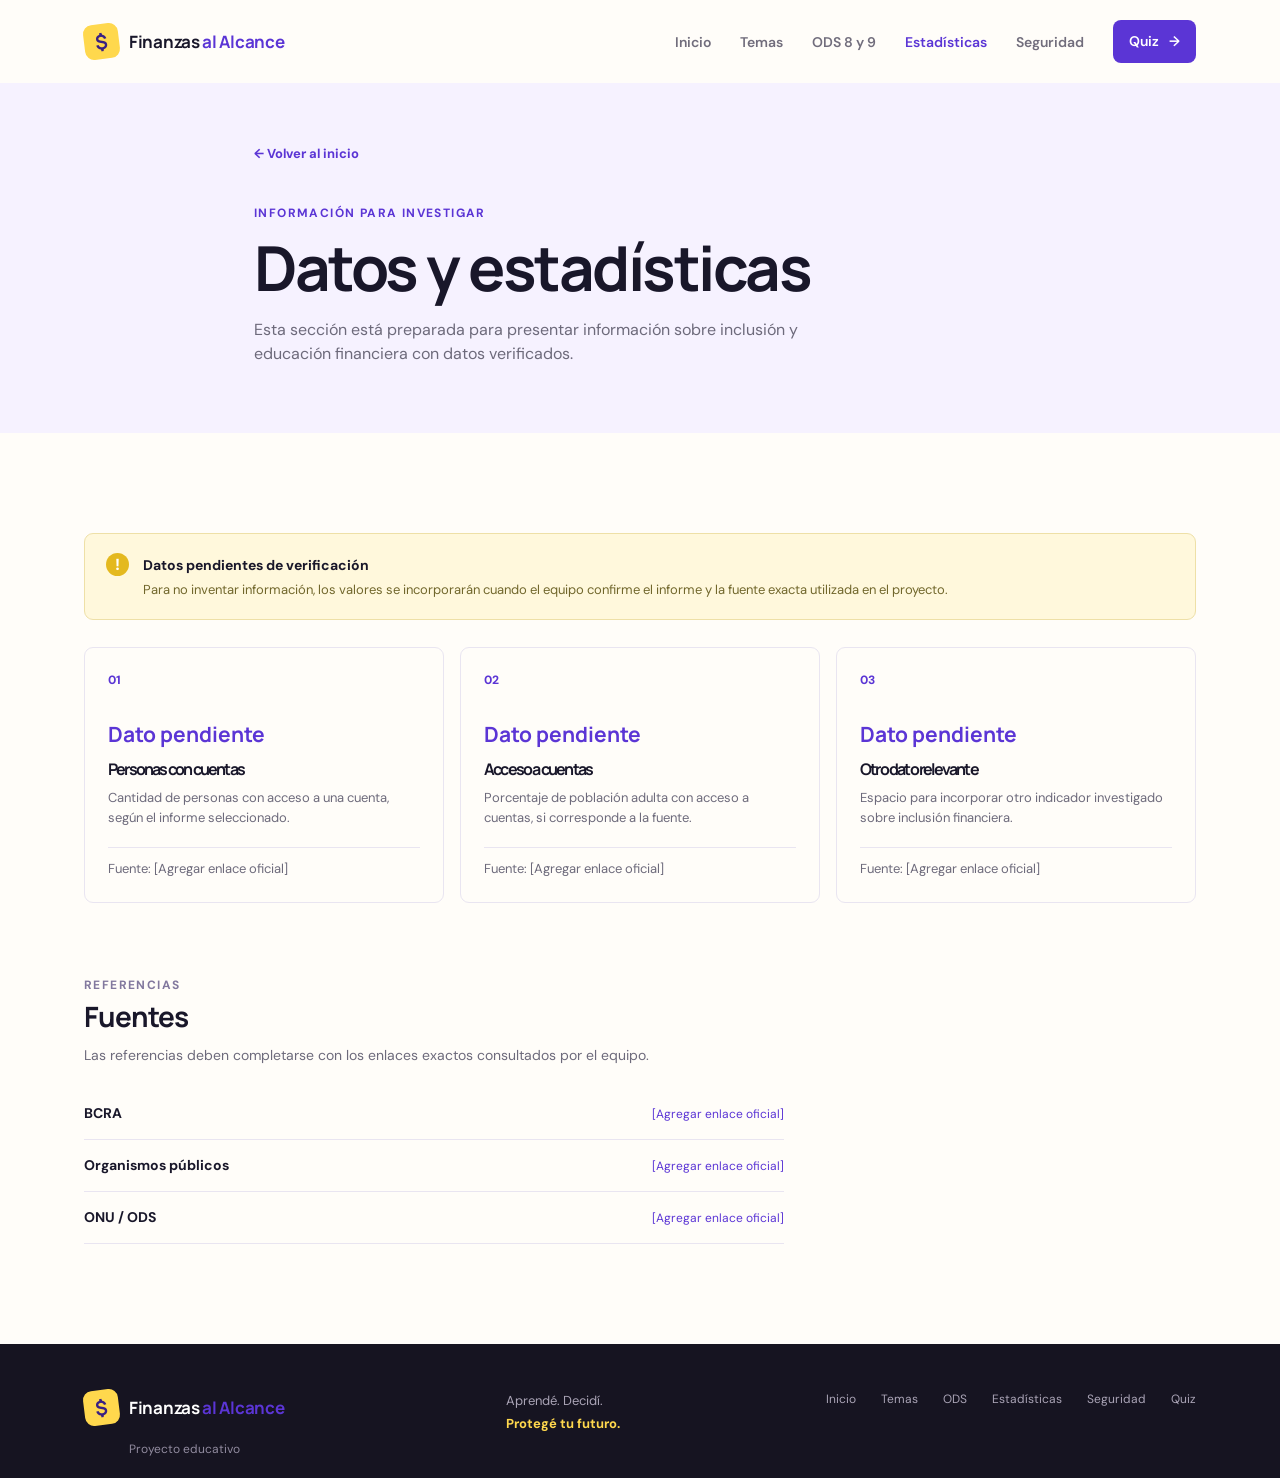
<file: estadisticas.html>
<!DOCTYPE html>
<html lang="es">
<head><meta charset="UTF-8"><meta name="viewport" content="width=device-width, initial-scale=1.0"><meta name="description" content="Datos y estadísticas sobre inclusión financiera para completar con fuentes verificadas."><title>Datos y estadísticas | Finanzas al Alcance</title><link rel="stylesheet" href="estilos.css"></head>
<body><header class="site-header"><nav class="navbar container" aria-label="Navegación principal"><a class="brand" href="index.html#inicio"><span class="brand-mark" aria-hidden="true">$</span><span>Finanzas <strong>al Alcance</strong></span></a><button class="menu-toggle" type="button" aria-expanded="false" aria-controls="menu-principal"><span class="sr-only">Abrir menú</span><span></span><span></span><span></span></button><ul class="nav-links" id="menu-principal"><li><a href="index.html#inicio">Inicio</a></li><li><a href="servicios.html">Temas</a></li><li><a href="ods.html">ODS 8 y 9</a></li><li><a class="active" href="estadisticas.html">Estadísticas</a></li><li><a href="seguridad.html">Seguridad</a></li><li><a class="nav-quiz" href="quiz.html">Quiz <span aria-hidden="true">→</span></a></li></ul></nav></header><main><section class="page-hero"><div class="container narrow"><a class="back-link" href="index.html#inicio">← Volver al inicio</a><p class="eyebrow">Información para investigar</p><h1>Datos y estadísticas</h1><p>Esta sección está preparada para presentar información sobre inclusión y educación financiera con datos verificados.</p></div></section><section class="section inner-section"><div class="container"><div class="data-note"><span aria-hidden="true">!</span><div><strong>Datos pendientes de verificación</strong><p>Para no inventar información, los valores se incorporarán cuando el equipo confirme el informe y la fuente exacta utilizada en el proyecto.</p></div></div><div class="stats-grid"><article class="stat-card"><span class="stat-icon">01</span><strong class="stat-value">Dato pendiente</strong><h2>Personas con cuentas</h2><p>Cantidad de personas con acceso a una cuenta, según el informe seleccionado.</p><small>Fuente: [Agregar enlace oficial]</small></article><article class="stat-card"><span class="stat-icon">02</span><strong class="stat-value">Dato pendiente</strong><h2>Acceso a cuentas</h2><p>Porcentaje de población adulta con acceso a cuentas, si corresponde a la fuente.</p><small>Fuente: [Agregar enlace oficial]</small></article><article class="stat-card"><span class="stat-icon">03</span><strong class="stat-value">Dato pendiente</strong><h2>Otro dato relevante</h2><p>Espacio para incorporar otro indicador investigado sobre inclusión financiera.</p><small>Fuente: [Agregar enlace oficial]</small></article></div><section class="sources-block"><p class="eyebrow eyebrow-dark">Referencias</p><h2>Fuentes</h2><p>Las referencias deben completarse con los enlaces exactos consultados por el equipo.</p><ul class="source-list"><li><strong>BCRA</strong><span>[Agregar enlace oficial]</span></li><li><strong>Organismos públicos</strong><span>[Agregar enlace oficial]</span></li><li><strong>ONU / ODS</strong><span>[Agregar enlace oficial]</span></li></ul></section></div></section></main><footer class="site-footer"><div class="container footer-grid"><div><a class="brand footer-brand" href="index.html#inicio"><span class="brand-mark" aria-hidden="true">$</span><span>Finanzas <strong>al Alcance</strong></span></a><p>Proyecto educativo</p></div><p class="footer-motto">Aprendé. Decidí.<br><strong>Protegé tu futuro.</strong></p><div class="footer-links"><a href="index.html#inicio">Inicio</a><a href="servicios.html">Temas</a><a href="ods.html">ODS</a><a href="estadisticas.html">Estadísticas</a><a href="seguridad.html">Seguridad</a><a href="quiz.html">Quiz</a></div></div></footer><script src="script.js"></script></body></html>
</file>
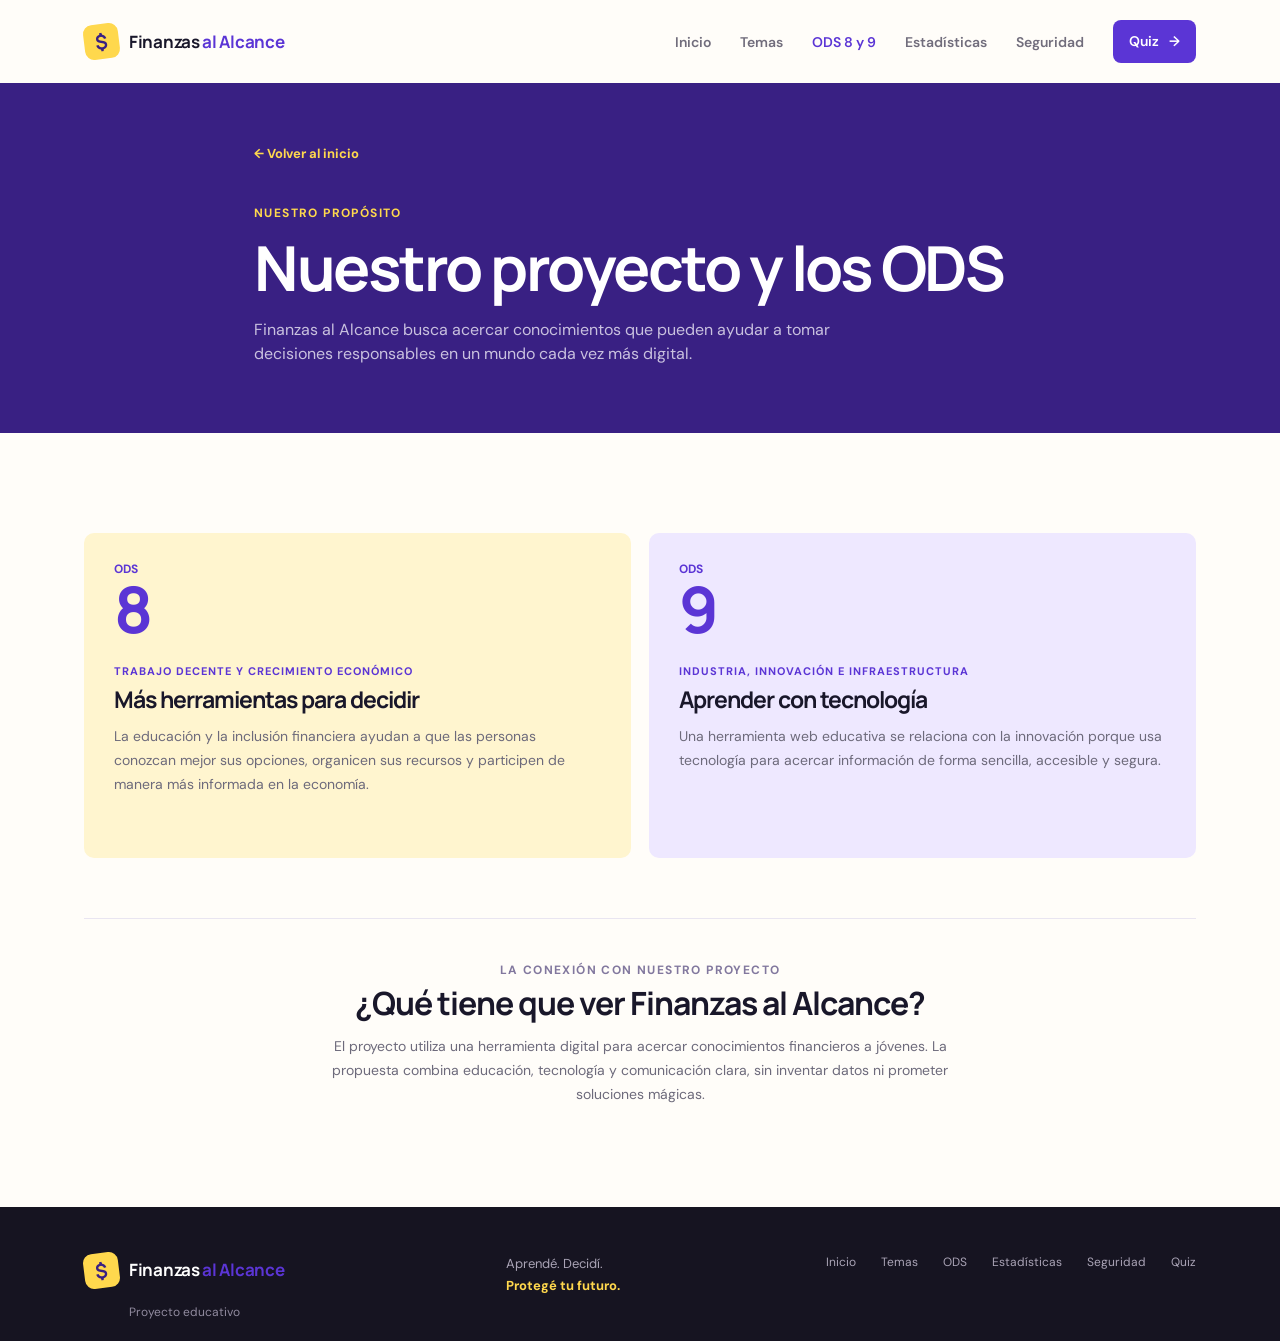
<file: ods.html>
<!DOCTYPE html>
<html lang="es">
<head><meta charset="UTF-8"><meta name="viewport" content="width=device-width, initial-scale=1.0"><meta name="description" content="La relación de Finanzas al Alcance con los Objetivos de Desarrollo Sostenible."><title>ODS 8 y 9 | Finanzas al Alcance</title><link rel="stylesheet" href="estilos.css"></head>
<body><header class="site-header"><nav class="navbar container" aria-label="Navegación principal"><a class="brand" href="index.html#inicio"><span class="brand-mark" aria-hidden="true">$</span><span>Finanzas <strong>al Alcance</strong></span></a><button class="menu-toggle" type="button" aria-expanded="false" aria-controls="menu-principal"><span class="sr-only">Abrir menú</span><span></span><span></span><span></span></button><ul class="nav-links" id="menu-principal"><li><a href="index.html#inicio">Inicio</a></li><li><a href="servicios.html">Temas</a></li><li><a class="active" href="ods.html">ODS 8 y 9</a></li><li><a href="estadisticas.html">Estadísticas</a></li><li><a href="seguridad.html">Seguridad</a></li><li><a class="nav-quiz" href="quiz.html">Quiz <span aria-hidden="true">→</span></a></li></ul></nav></header><main><section class="page-hero page-hero-purple"><div class="container narrow"><a class="back-link" href="index.html#ods">← Volver al inicio</a><p class="eyebrow">Nuestro propósito</p><h1>Nuestro proyecto y los ODS</h1><p>Finanzas al Alcance busca acercar conocimientos que pueden ayudar a tomar decisiones responsables en un mundo cada vez más digital.</p></div></section><section class="section inner-section"><div class="container"><div class="ods-page-grid"><article class="ods-large-card ods-eight"><span class="ods-badge">ODS <strong>8</strong></span><p class="card-kicker">Trabajo decente y crecimiento económico</p><h2>Más herramientas para decidir</h2><p>La educación y la inclusión financiera ayudan a que las personas conozcan mejor sus opciones, organicen sus recursos y participen de manera más informada en la economía.</p></article><article class="ods-large-card ods-nine"><span class="ods-badge">ODS <strong>9</strong></span><p class="card-kicker">Industria, innovación e infraestructura</p><h2>Aprender con tecnología</h2><p>Una herramienta web educativa se relaciona con la innovación porque usa tecnología para acercar información de forma sencilla, accesible y segura.</p></article></div><div class="project-connection"><p class="eyebrow eyebrow-dark">La conexión con nuestro proyecto</p><h2>¿Qué tiene que ver Finanzas al Alcance?</h2><p>El proyecto utiliza una herramienta digital para acercar conocimientos financieros a jóvenes. La propuesta combina educación, tecnología y comunicación clara, sin inventar datos ni prometer soluciones mágicas.</p></div></div></section></main><footer class="site-footer"><div class="container footer-grid"><div><a class="brand footer-brand" href="index.html#inicio"><span class="brand-mark" aria-hidden="true">$</span><span>Finanzas <strong>al Alcance</strong></span></a><p>Proyecto educativo</p></div><p class="footer-motto">Aprendé. Decidí.<br><strong>Protegé tu futuro.</strong></p><div class="footer-links"><a href="index.html#inicio">Inicio</a><a href="servicios.html">Temas</a><a href="ods.html">ODS</a><a href="estadisticas.html">Estadísticas</a><a href="seguridad.html">Seguridad</a><a href="quiz.html">Quiz</a></div></div></footer><script src="script.js"></script></body></html>
</file>
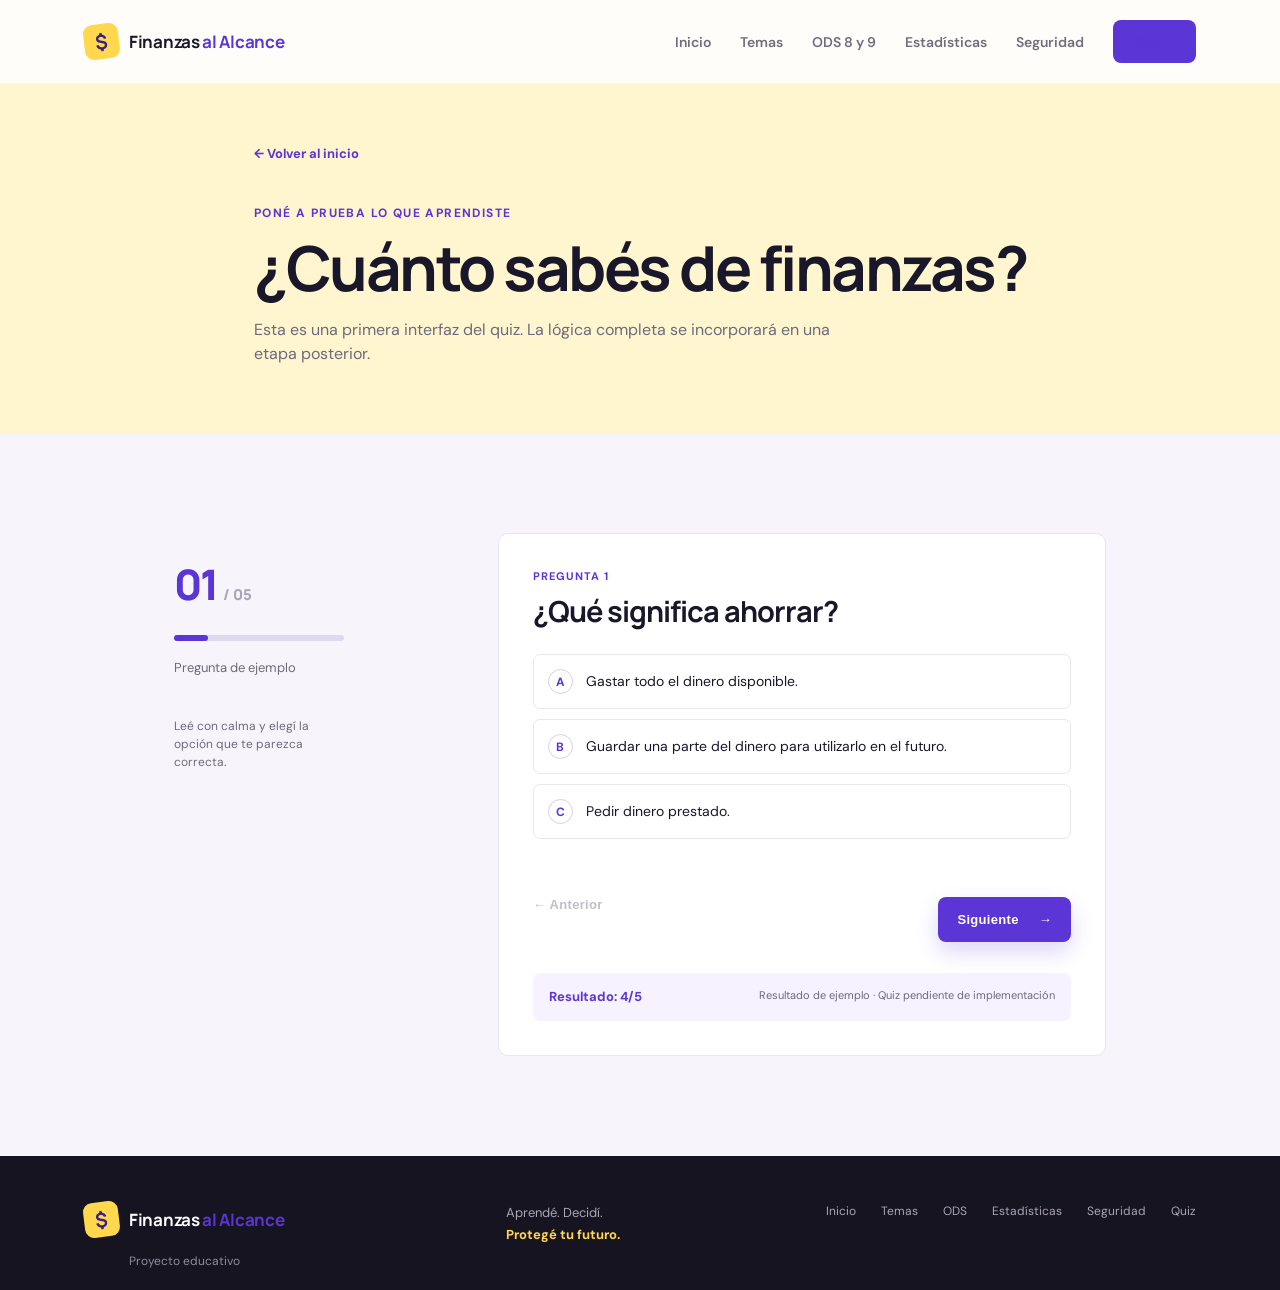
<file: quiz.html>
<!DOCTYPE html>
<html lang="es">
<head><meta charset="UTF-8"><meta name="viewport" content="width=device-width, initial-scale=1.0"><meta name="description" content="Interfaz del quiz de educación financiera de Finanzas al Alcance."><title>Quiz | Finanzas al Alcance</title><link rel="stylesheet" href="estilos.css"></head>
<body><header class="site-header"><nav class="navbar container" aria-label="Navegación principal"><a class="brand" href="index.html#inicio"><span class="brand-mark" aria-hidden="true">$</span><span>Finanzas <strong>al Alcance</strong></span></a><button class="menu-toggle" type="button" aria-expanded="false" aria-controls="menu-principal"><span class="sr-only">Abrir menú</span><span></span><span></span><span></span></button><ul class="nav-links" id="menu-principal"><li><a href="index.html#inicio">Inicio</a></li><li><a href="servicios.html">Temas</a></li><li><a href="ods.html">ODS 8 y 9</a></li><li><a href="estadisticas.html">Estadísticas</a></li><li><a href="seguridad.html">Seguridad</a></li><li><a class="nav-quiz active" href="quiz.html">Quiz <span aria-hidden="true">→</span></a></li></ul></nav></header><main><section class="page-hero page-hero-quiz"><div class="container narrow"><a class="back-link" href="index.html#inicio">← Volver al inicio</a><p class="eyebrow">Poné a prueba lo que aprendiste</p><h1>¿Cuánto sabés de finanzas?</h1><p>Esta es una primera interfaz del quiz. La lógica completa se incorporará en una etapa posterior.</p></div></section><section class="section quiz-section"><div class="container quiz-layout"><aside class="quiz-progress"><span class="progress-number">01 <small>/ 05</small></span><div class="progress-track"><span></span></div><p>Pregunta de ejemplo</p><p class="quiz-tip">Leé con calma y elegí la opción que te parezca correcta.</p></aside><div class="quiz-panel"><p class="card-kicker">Pregunta 1</p><h2>¿Qué significa ahorrar?</h2><div class="answer-list"><button class="answer-option" type="button"><span>A</span>Gastar todo el dinero disponible.</button><button class="answer-option" type="button"><span>B</span>Guardar una parte del dinero para utilizarlo en el futuro.</button><button class="answer-option" type="button"><span>C</span>Pedir dinero prestado.</button></div><div class="quiz-actions"><button class="button button-ghost" type="button" disabled>← Anterior</button><button class="button button-primary" type="button">Siguiente <span aria-hidden="true">→</span></button></div><div class="result-placeholder"><strong>Resultado: 4/5</strong><span>Resultado de ejemplo · Quiz pendiente de implementación</span></div></div></div></section></main><footer class="site-footer"><div class="container footer-grid"><div><a class="brand footer-brand" href="index.html#inicio"><span class="brand-mark" aria-hidden="true">$</span><span>Finanzas <strong>al Alcance</strong></span></a><p>Proyecto educativo</p></div><p class="footer-motto">Aprendé. Decidí.<br><strong>Protegé tu futuro.</strong></p><div class="footer-links"><a href="index.html#inicio">Inicio</a><a href="servicios.html">Temas</a><a href="ods.html">ODS</a><a href="estadisticas.html">Estadísticas</a><a href="seguridad.html">Seguridad</a><a href="quiz.html">Quiz</a></div></div></footer><script src="script.js"></script></body></html>
</file>
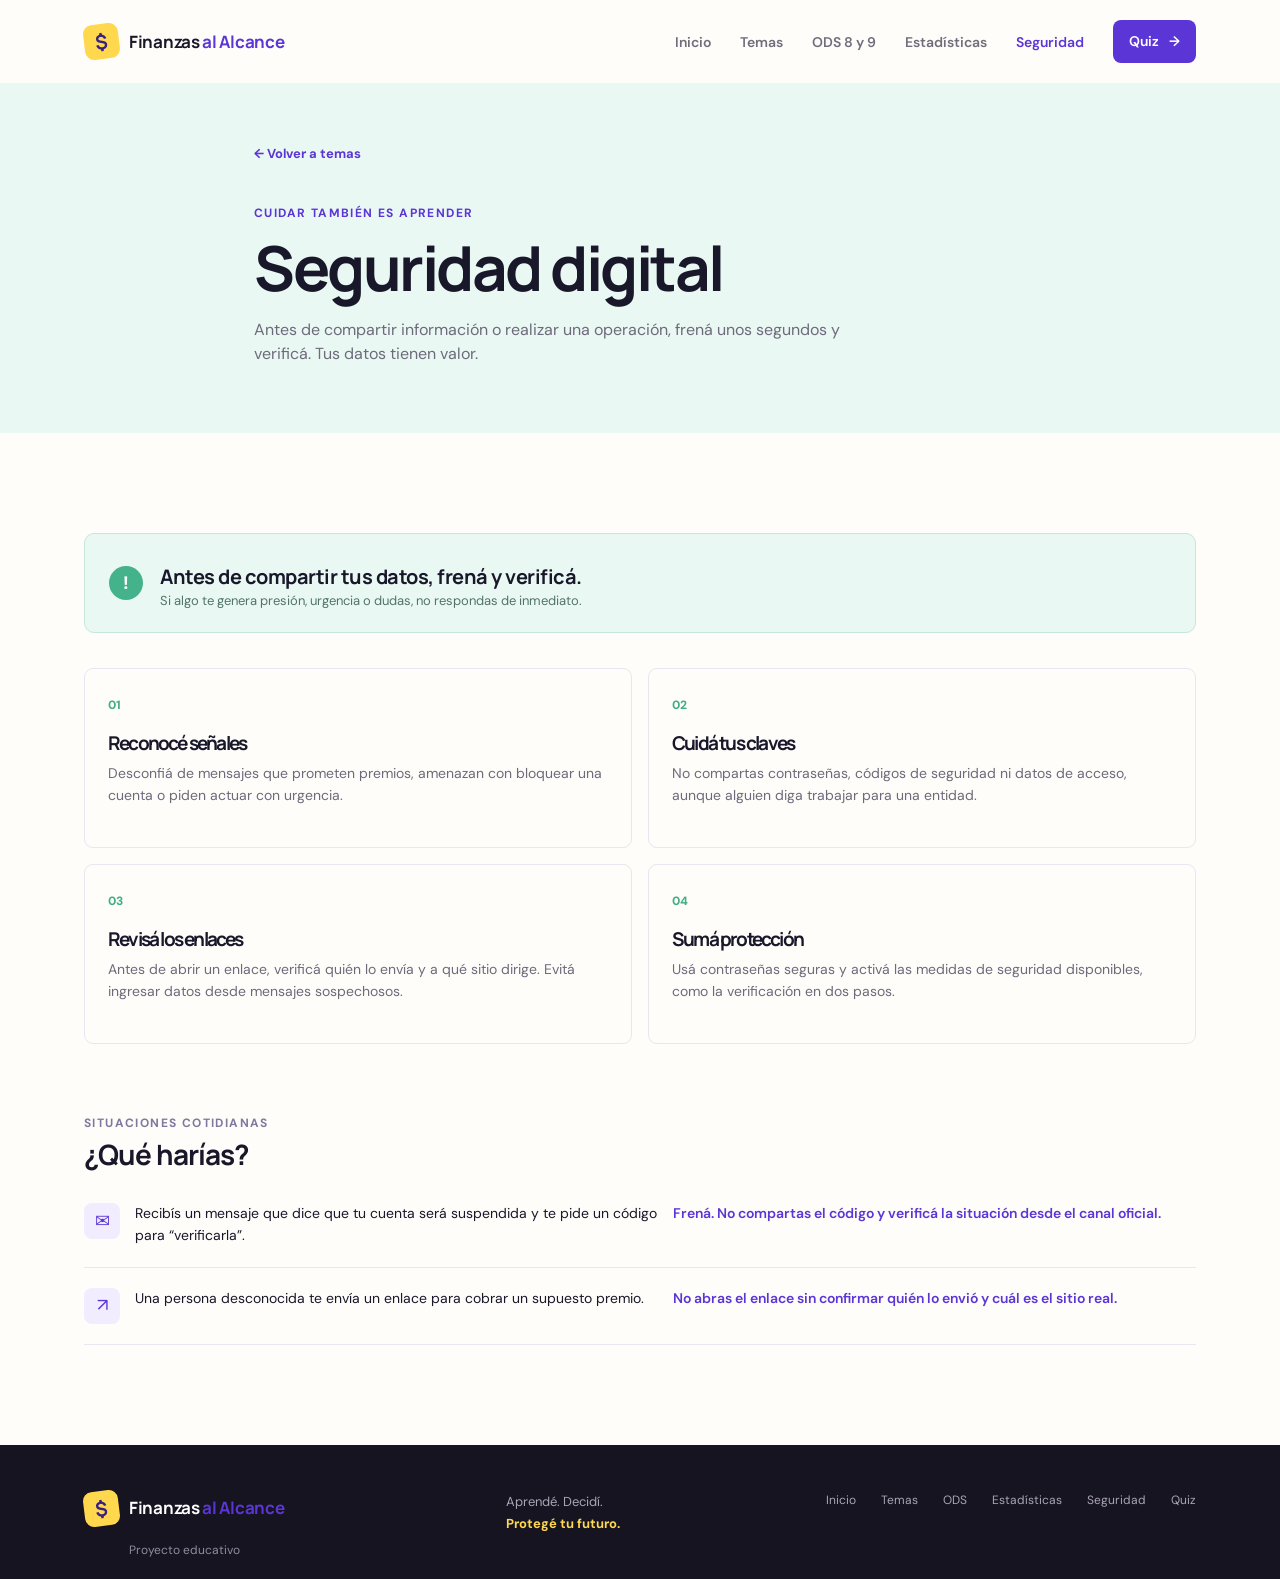
<file: seguridad.html>
<!DOCTYPE html>
<html lang="es">
<head><meta charset="UTF-8"><meta name="viewport" content="width=device-width, initial-scale=1.0"><meta name="description" content="Consejos para cuidar tus datos y reconocer posibles estafas digitales."><title>Seguridad digital | Finanzas al Alcance</title><link rel="stylesheet" href="estilos.css"></head>
<body><header class="site-header"><nav class="navbar container" aria-label="Navegación principal"><a class="brand" href="index.html#inicio"><span class="brand-mark" aria-hidden="true">$</span><span>Finanzas <strong>al Alcance</strong></span></a><button class="menu-toggle" type="button" aria-expanded="false" aria-controls="menu-principal"><span class="sr-only">Abrir menú</span><span></span><span></span><span></span></button><ul class="nav-links" id="menu-principal"><li><a href="index.html#inicio">Inicio</a></li><li><a href="servicios.html">Temas</a></li><li><a href="ods.html">ODS 8 y 9</a></li><li><a href="estadisticas.html">Estadísticas</a></li><li><a class="active" href="seguridad.html">Seguridad</a></li><li><a class="nav-quiz" href="quiz.html">Quiz <span aria-hidden="true">→</span></a></li></ul></nav></header><main><section class="page-hero page-hero-safe"><div class="container narrow"><a class="back-link" href="index.html#temas">← Volver a temas</a><p class="eyebrow">Cuidar también es aprender</p><h1>Seguridad digital</h1><p>Antes de compartir información o realizar una operación, frená unos segundos y verificá. Tus datos tienen valor.</p></div></section><section class="section inner-section"><div class="container"><div class="warning-banner"><span aria-hidden="true">!</span><div><h2>Antes de compartir tus datos, frená y verificá.</h2><p>Si algo te genera presión, urgencia o dudas, no respondas de inmediato.</p></div></div><div class="safety-grid"><article class="safety-card"><span class="safety-number">01</span><h2>Reconocé señales</h2><p>Desconfiá de mensajes que prometen premios, amenazan con bloquear una cuenta o piden actuar con urgencia.</p></article><article class="safety-card"><span class="safety-number">02</span><h2>Cuidá tus claves</h2><p>No compartas contraseñas, códigos de seguridad ni datos de acceso, aunque alguien diga trabajar para una entidad.</p></article><article class="safety-card"><span class="safety-number">03</span><h2>Revisá los enlaces</h2><p>Antes de abrir un enlace, verificá quién lo envía y a qué sitio dirige. Evitá ingresar datos desde mensajes sospechosos.</p></article><article class="safety-card"><span class="safety-number">04</span><h2>Sumá protección</h2><p>Usá contraseñas seguras y activá las medidas de seguridad disponibles, como la verificación en dos pasos.</p></article></div><div class="scenario-section"><p class="eyebrow eyebrow-dark">Situaciones cotidianas</p><h2>¿Qué harías?</h2><div class="scenario"><span class="scenario-icon">✉</span><p>Recibís un mensaje que dice que tu cuenta será suspendida y te pide un código para “verificarla”.</p><strong>Frená. No compartas el código y verificá la situación desde el canal oficial.</strong></div><div class="scenario"><span class="scenario-icon">↗</span><p>Una persona desconocida te envía un enlace para cobrar un supuesto premio.</p><strong>No abras el enlace sin confirmar quién lo envió y cuál es el sitio real.</strong></div></div></div></section></main><footer class="site-footer"><div class="container footer-grid"><div><a class="brand footer-brand" href="index.html#inicio"><span class="brand-mark" aria-hidden="true">$</span><span>Finanzas <strong>al Alcance</strong></span></a><p>Proyecto educativo</p></div><p class="footer-motto">Aprendé. Decidí.<br><strong>Protegé tu futuro.</strong></p><div class="footer-links"><a href="index.html#inicio">Inicio</a><a href="servicios.html">Temas</a><a href="ods.html">ODS</a><a href="estadisticas.html">Estadísticas</a><a href="seguridad.html">Seguridad</a><a href="quiz.html">Quiz</a></div></div></footer><script src="script.js"></script></body></html>
</file>
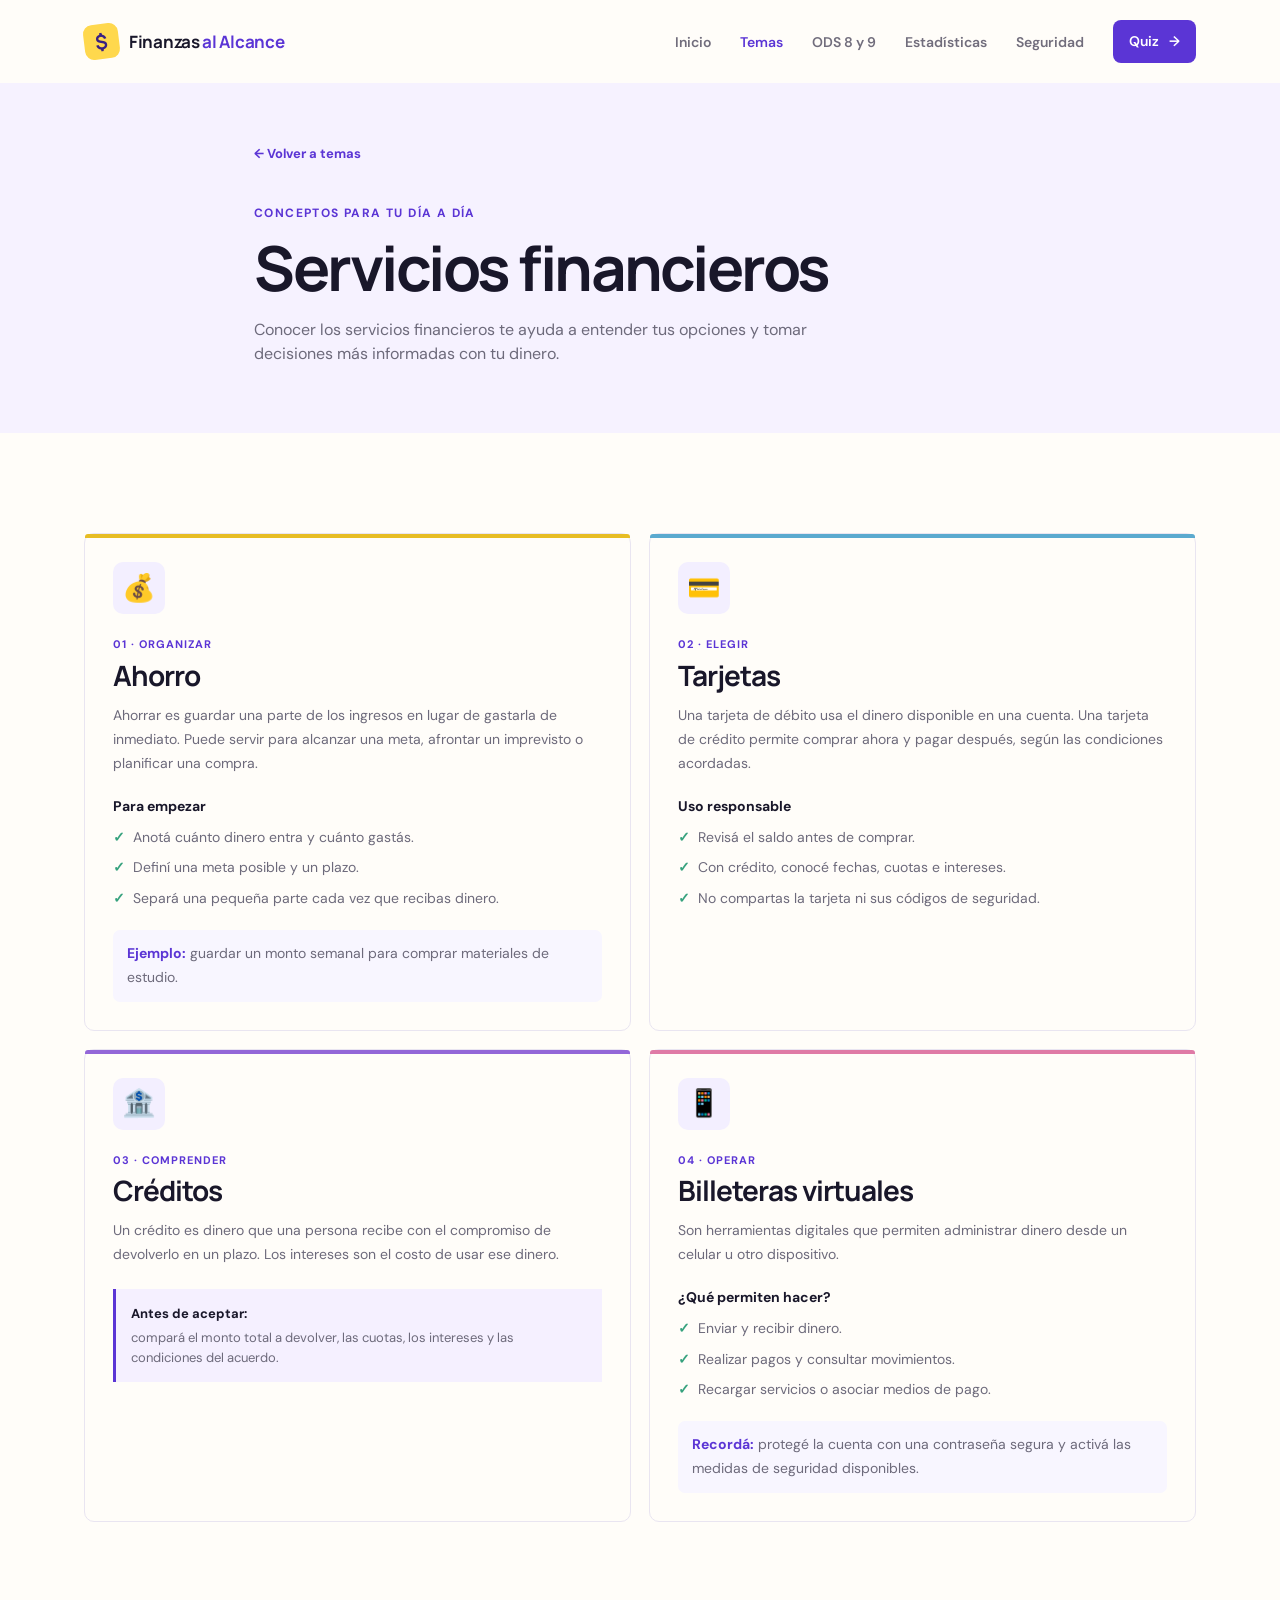
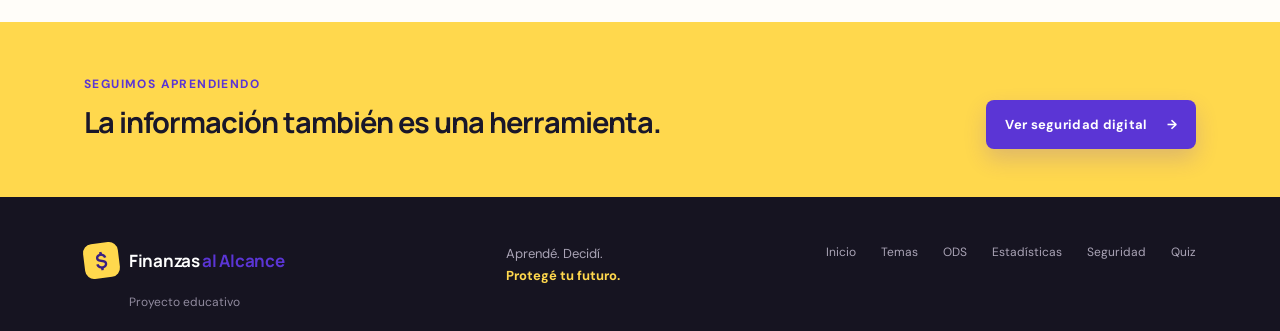
<file: servicios.html>
<!DOCTYPE html>
<html lang="es">
<head><meta charset="UTF-8"><meta name="viewport" content="width=device-width, initial-scale=1.0"><meta name="description" content="Aprendé sobre ahorro, tarjetas, créditos y billeteras virtuales."><title>Servicios financieros | Finanzas al Alcance</title><link rel="stylesheet" href="estilos.css"></head>
<body>
  <header class="site-header"><nav class="navbar container" aria-label="Navegación principal"><a class="brand" href="index.html#inicio" aria-label="Volver al inicio"><span class="brand-mark" aria-hidden="true">$</span><span>Finanzas <strong>al Alcance</strong></span></a><button class="menu-toggle" type="button" aria-expanded="false" aria-controls="menu-principal"><span class="sr-only">Abrir menú</span><span></span><span></span><span></span></button><ul class="nav-links" id="menu-principal"><li><a href="index.html#inicio">Inicio</a></li><li><a class="active" href="servicios.html">Temas</a></li><li><a href="ods.html">ODS 8 y 9</a></li><li><a href="estadisticas.html">Estadísticas</a></li><li><a href="seguridad.html">Seguridad</a></li><li><a class="nav-quiz" href="quiz.html">Quiz <span aria-hidden="true">→</span></a></li></ul></nav></header>
  <main><section class="page-hero"><div class="container narrow"><a class="back-link" href="index.html#temas">← Volver a temas</a><p class="eyebrow">Conceptos para tu día a día</p><h1>Servicios financieros</h1><p>Conocer los servicios financieros te ayuda a entender tus opciones y tomar decisiones más informadas con tu dinero.</p></div></section><section class="section inner-section"><div class="container"><div class="service-grid"><article class="info-card" id="ahorro"><span class="large-icon">💰</span><p class="card-kicker">01 · Organizar</p><h2>Ahorro</h2><p>Ahorrar es guardar una parte de los ingresos en lugar de gastarla de inmediato. Puede servir para alcanzar una meta, afrontar un imprevisto o planificar una compra.</p><h3>Para empezar</h3><ul class="check-list"><li>Anotá cuánto dinero entra y cuánto gastás.</li><li>Definí una meta posible y un plazo.</li><li>Separá una pequeña parte cada vez que recibas dinero.</li></ul><p class="example"><strong>Ejemplo:</strong> guardar un monto semanal para comprar materiales de estudio.</p></article><article class="info-card" id="tarjetas"><span class="large-icon">💳</span><p class="card-kicker">02 · Elegir</p><h2>Tarjetas</h2><p>Una tarjeta de débito usa el dinero disponible en una cuenta. Una tarjeta de crédito permite comprar ahora y pagar después, según las condiciones acordadas.</p><h3>Uso responsable</h3><ul class="check-list"><li>Revisá el saldo antes de comprar.</li><li>Con crédito, conocé fechas, cuotas e intereses.</li><li>No compartas la tarjeta ni sus códigos de seguridad.</li></ul></article><article class="info-card" id="creditos"><span class="large-icon">🏦</span><p class="card-kicker">03 · Comprender</p><h2>Créditos</h2><p>Un crédito es dinero que una persona recibe con el compromiso de devolverlo en un plazo. Los intereses son el costo de usar ese dinero.</p><div class="tip-box"><strong>Antes de aceptar:</strong><span>compará el monto total a devolver, las cuotas, los intereses y las condiciones del acuerdo.</span></div></article><article class="info-card" id="billeteras"><span class="large-icon">📱</span><p class="card-kicker">04 · Operar</p><h2>Billeteras virtuales</h2><p>Son herramientas digitales que permiten administrar dinero desde un celular u otro dispositivo.</p><h3>¿Qué permiten hacer?</h3><ul class="check-list"><li>Enviar y recibir dinero.</li><li>Realizar pagos y consultar movimientos.</li><li>Recargar servicios o asociar medios de pago.</li></ul><p class="example"><strong>Recordá:</strong> protegé la cuenta con una contraseña segura y activá las medidas de seguridad disponibles.</p></article></div></div></section><section class="mini-cta"><div class="container mini-cta-inner"><div><p class="eyebrow">Seguimos aprendiendo</p><h2>La información también es una herramienta.</h2></div><a class="button button-primary" href="seguridad.html">Ver seguridad digital <span aria-hidden="true">→</span></a></div></section></main>
  <footer class="site-footer"><div class="container footer-grid"><div><a class="brand footer-brand" href="index.html#inicio"><span class="brand-mark" aria-hidden="true">$</span><span>Finanzas <strong>al Alcance</strong></span></a><p>Proyecto educativo</p></div><p class="footer-motto">Aprendé. Decidí.<br><strong>Protegé tu futuro.</strong></p><div class="footer-links"><a href="index.html#inicio">Inicio</a><a href="servicios.html">Temas</a><a href="ods.html">ODS</a><a href="estadisticas.html">Estadísticas</a><a href="seguridad.html">Seguridad</a><a href="quiz.html">Quiz</a></div></div></footer><script src="script.js"></script>
</body></html>
</file>
<file: estilos.css>
@import url('https://fonts.googleapis.com/css2?family=DM+Sans:wght@400;500;600;700&family=Manrope:wght@600;700;800&display=swap');

:root { --violet: #5b35d5; --deep-violet: #392083; --yellow: #ffd84d; --ink: #19172a; --muted: #6d6a7b; --paper: #fffdf9; --soft: #f5f2ff; --line: #e9e5f1; }
* { box-sizing: border-box; margin: 0; padding: 0; }
html { scroll-behavior: smooth; }
body { background: var(--paper); color: var(--ink); font-family: 'DM Sans', sans-serif; line-height: 1.5; overflow-x: hidden; }
a { color: inherit; text-decoration: none; }
.container { margin: 0 auto; max-width: 1160px; padding-left: 24px; padding-right: 24px; }
.sr-only { clip: rect(0,0,0,0); clip-path: inset(50%); height: 1px; overflow: hidden; position: absolute; white-space: nowrap; width: 1px; }
.site-header { background: var(--paper); position: relative; z-index: 10; }
.navbar { align-items: center; display: flex; height: 83px; justify-content: space-between; }
.brand { align-items: center; display: inline-flex; font-family: 'Manrope', sans-serif; font-size: 17px; font-weight: 700; gap: 10px; letter-spacing: -.3px; white-space: nowrap; }
.brand strong { color: var(--violet); }
.brand-mark { align-items: center; background: var(--yellow); border-radius: 9px; color: var(--deep-violet); display: inline-flex; font-family: 'Manrope', sans-serif; font-size: 20px; height: 35px; justify-content: center; transform: rotate(-7deg); width: 35px; }
.nav-links { align-items: center; display: flex; gap: 29px; list-style: none; }
.nav-links a { color: #716d7c; font-size: 14px; font-weight: 600; transition: color .2s ease; }
.nav-links a:hover, .nav-links a.active { color: var(--violet); }
.nav-links .nav-quiz { align-items: center; background: var(--violet); border-radius: 8px; color: #fff; display: flex; gap: 10px; padding: 11px 16px; }
.nav-links .nav-quiz:hover { background: var(--deep-violet); color: #fff; }
.menu-toggle { background: none; border: 0; cursor: pointer; display: none; padding: 8px; }
.menu-toggle span:not(.sr-only) { background: var(--ink); display: block; height: 2px; margin: 4px 0; width: 23px; }
.hero { background: #f6f2ff; min-height: 587px; overflow: hidden; position: relative; }
.hero-grid { align-items: center; display: grid; gap: 30px; grid-template-columns: .93fr 1.07fr; min-height: 587px; position: relative; z-index: 1; }
.hero-copy { padding: 40px 0 58px; }
.eyebrow { align-items: center; color: var(--violet); display: flex; font-size: 12px; font-weight: 700; gap: 8px; letter-spacing: 1.4px; text-transform: uppercase; }
.eyebrow-dark { color: #82789e; }
.hero h1 { font-family: 'Manrope', sans-serif; font-size: clamp(43px, 5vw, 67px); letter-spacing: -3px; line-height: 1.04; margin: 19px 0 21px; max-width: 610px; }
.hero h1 em { color: var(--violet); font-style: normal; }
.hero-text { color: #6e6a7b; font-size: 16px; line-height: 1.7; max-width: 470px; }
.button { align-items: center; border: 0; border-radius: 8px; display: inline-flex; font-size: 13px; font-weight: 700; gap: 20px; justify-content: center; letter-spacing: .3px; padding: 15px 19px; transition: transform .2s ease, background .2s ease; }
.button:hover { transform: translateY(-2px); }
.button-primary { background: var(--violet); box-shadow: 0 10px 22px rgba(91,53,213,.2); color: white; margin-top: 30px; }
.button-primary:hover { background: var(--deep-violet); }
.button-secondary { border: 1px solid var(--violet); color: var(--violet); margin-top: 22px; }
.button-secondary:hover { background: var(--violet); color: #fff; }
.button-dark { background: var(--ink); color: #fff; }
.button-dark:hover { background: var(--deep-violet); }
.hero-note { align-items: center; color: #777280; display: flex; font-size: 12px; gap: 8px; margin-top: 21px; }
.note-dot { background: #41b98e; border-radius: 50%; height: 7px; width: 7px; }
.hero-shape { border: 1px solid rgba(91,53,213,.09); border-radius: 50%; height: 370px; position: absolute; width: 370px; }
.hero-shape-one { right: -110px; top: -160px; }.hero-shape-two { bottom: -270px; left: 34%; }
.hero-art { height: 490px; position: relative; }
.phone { background: #171421; border: 7px solid #22202e; border-radius: 33px; box-shadow: 20px 25px 50px rgba(48,30,93,.22); height: 400px; left: 29%; padding: 7px; position: absolute; top: 45px; transform: rotate(5deg); width: 218px; z-index: 2; }
.phone-speaker { background: #332f40; border-radius: 4px; height: 4px; left: 50%; position: absolute; top: 12px; transform: translateX(-50%); width: 45px; }
.phone-screen { background: #fbfaff; border-radius: 22px; height: 100%; padding: 34px 14px 10px; }
.app-top, .balance-line, .movement, .quick-actions { align-items: center; display: flex; justify-content: space-between; }.app-avatar { align-items: center; background: var(--yellow); border-radius: 7px; color: var(--deep-violet); display: inline-flex; font-size: 9px; font-weight: 800; height: 27px; justify-content: center; width: 27px; }.app-menu { color: #aca7b6; letter-spacing: 2px; }.balance-label { color: #9893a3; font-size: 9px; margin-top: 25px; }.balance { color: var(--ink); font-family: 'Manrope', sans-serif; font-size: 22px; font-weight: 800; letter-spacing: -1px; }.balance small { font-size: 12px; }.balance-line { gap: 4px; margin: 17px 0; }.balance-line span { background: #dfdced; border-radius: 3px; height: 4px; width: 25%; }.balance-line span:first-child { background: var(--violet); width: 45%; }.quick-actions { color: var(--violet); font-size: 9px; gap: 6px; }.quick-actions span { align-items: center; background: #f1edff; border-radius: 6px; display: flex; flex: 1; gap: 4px; justify-content: center; padding: 7px 3px; }.quick-actions b { font-size: 15px; font-weight: 400; }.movement { border-top: 1px solid #eeeaf3; font-size: 8px; gap: 6px; margin-top: 19px; padding-top: 10px; }.movement + .movement { margin-top: 10px; }.movement-icon { align-items: center; background: #fff0dd; border-radius: 6px; color: #eb8d22; display: inline-flex; font-size: 13px; height: 25px; justify-content: center; width: 25px; }.movement-icon.violet { background: #eeeaff; color: var(--violet); }.movement span:nth-child(2) { flex: 1; }.movement b, .movement small { display: block; }.movement small { color: #a19ca9; margin-top: 2px; }.movement strong { font-size: 8px; }.movement .positive { color: #3da783; }
.floating-card { border-radius: 13px; box-shadow: 9px 14px 25px rgba(41,24,80,.2); height: 138px; position: absolute; transform: rotate(-16deg); width: 222px; }.card-back { background: #efc946; left: 3%; top: 180px; }.card-front { background: var(--violet); color: white; display: flex; flex-direction: column; justify-content: space-between; left: 7%; padding: 17px; top: 165px; transform: rotate(-16deg); z-index: 3; }.card-front span { font-size: 9px; font-weight: 700; letter-spacing: 1px; }.card-front strong { font-size: 17px; letter-spacing: 1px; }.card-front small { font-size: 8px; opacity: .7; }.coin { align-items: center; background: var(--yellow); border: 4px solid rgba(255,255,255,.7); border-radius: 50%; box-shadow: 3px 6px 9px rgba(50,30,90,.17); color: var(--deep-violet); display: flex; font-size: 23px; font-weight: 800; height: 53px; justify-content: center; position: absolute; width: 53px; z-index: 4; }.coin-one { right: 11%; top: 71px; transform: rotate(15deg); }.coin-two { left: 15%; top: 95px; transform: rotate(-20deg) scale(.65); }.spark { color: var(--violet); font-size: 31px; position: absolute; }.spark-one { right: 5%; top: 245px; }.spark-two { color: #e8ba1d; font-size: 38px; left: 12%; top: 340px; }.secure-tag { align-items: center; background: white; border-radius: 7px; bottom: 74px; box-shadow: 0 8px 18px rgba(41,24,80,.12); color: #4a4658; display: flex; font-size: 10px; font-weight: 700; gap: 6px; padding: 9px 11px; position: absolute; right: 8%; z-index: 4; }.secure-tag span { align-items: center; background: #ddf6ed; border-radius: 50%; color: #2ba27a; display: inline-flex; font-size: 9px; height: 16px; justify-content: center; width: 16px; }
.section { padding: 100px 0; }.section-heading { align-items: end; display: flex; justify-content: space-between; margin-bottom: 41px; }.section h2 { font-family: 'Manrope', sans-serif; font-size: 38px; letter-spacing: -1.8px; line-height: 1.15; margin-top: 10px; }.section-heading > p { color: var(--muted); font-size: 14px; max-width: 325px; }.topic-grid { display: grid; gap: 15px; grid-template-columns: repeat(3, 1fr); }.topic-card { border: 1px solid var(--line); border-radius: 10px; min-height: 225px; padding: 22px 23px; position: relative; transition: box-shadow .2s ease, transform .2s ease; }.topic-card:hover { box-shadow: 0 14px 30px rgba(50,35,93,.1); transform: translateY(-4px); }.topic-card:before { background: var(--accent); border-radius: 3px 3px 0 0; content: ''; height: 4px; left: 0; position: absolute; right: 0; top: 0; }.accent-yellow { --accent: #f1c934; }.accent-blue { --accent: #4aa7d5; }.accent-purple { --accent: #8b62db; }.accent-pink { --accent: #e47ca9; }.accent-green { --accent: #58b898; }.accent-orange { --accent: #e58e3e; }.topic-icon { align-items: center; background: #f5f1ff; border-radius: 8px; display: flex; font-size: 24px; height: 43px; justify-content: center; margin-bottom: 17px; width: 43px; }.topic-card h3 { font-size: 17px; margin-bottom: 7px; }.topic-card p { color: var(--muted); font-size: 13px; line-height: 1.55; max-width: 270px; }.text-link { bottom: 21px; color: var(--violet); font-size: 12px; font-weight: 700; position: absolute; }.text-link span { margin-left: 7px; }
.why { background: #f7f5fb; }.why-grid { align-items: center; display: grid; gap: 11%; grid-template-columns: .9fr 1.1fr; }.why-copy p:not(.eyebrow) { color: var(--muted); font-size: 15px; line-height: 1.7; margin-top: 17px; max-width: 500px; }.why-visual { height: 310px; position: relative; }.visual-circle { align-items: center; background: var(--yellow); border: 15px solid #eee7bc; border-radius: 50%; color: var(--deep-violet); display: flex; font-family: 'Manrope', sans-serif; font-size: 100px; font-weight: 800; height: 220px; justify-content: center; left: 18%; position: absolute; top: 41px; transform: rotate(-12deg); width: 220px; }.visual-label { background: #fff; border-radius: 5px; box-shadow: 0 7px 15px rgba(47,30,82,.1); color: var(--violet); font-size: 12px; font-weight: 700; padding: 10px 14px; position: absolute; }.label-one { left: 6%; top: 35px; transform: rotate(-7deg); }.label-two { bottom: 41px; right: 5%; transform: rotate(7deg); }.visual-line { border-top: 1px dashed #bcb2e5; position: absolute; transform: rotate(32deg); width: 65px; }.line-one { left: 30%; top: 55px; }.line-two { bottom: 68px; right: 27%; transform: rotate(-32deg); }
.ods { background: var(--deep-violet); color: white; }.ods .eyebrow { color: var(--yellow); }.ods-intro { text-align: center; }.ods-intro .eyebrow { justify-content: center; }.ods h2 { margin-top: 13px; }.ods-intro > p:last-child { color: #c1b8dd; font-size: 14px; margin: 15px auto 42px; max-width: 515px; }.ods-grid { display: grid; gap: 16px; grid-template-columns: 1fr 1fr; }.ods-card { align-items: flex-start; background: rgba(255,255,255,.08); border: 1px solid rgba(255,255,255,.13); border-radius: 9px; display: flex; gap: 20px; padding: 25px; }.ods-number { color: var(--yellow); font-size: 12px; font-weight: 700; line-height: 1.1; min-width: 53px; }.ods-number strong { display: block; font-size: 40px; letter-spacing: -2px; }.ods-card h3 { font-size: 16px; line-height: 1.3; margin: 2px 0 10px; }.ods-card p { color: #c4bdd8; font-size: 13px; line-height: 1.6; }
.cta { background: var(--yellow); padding: 67px 0; }.cta-inner { align-items: center; display: flex; justify-content: space-between; }.cta .eyebrow { color: #735a00; }.cta h2 { font-size: 35px; margin: 8px 0 10px; }.cta h2 span { color: var(--violet); }.cta p:last-child { color: #5f530e; font-size: 14px; }.cta .button { flex-shrink: 0; margin-left: 30px; }
.site-footer { background: #161421; color: white; padding: 46px 0 20px; }.footer-grid { align-items: start; display: grid; grid-template-columns: 1.1fr .8fr 1fr; }.footer-brand { color: white; }.footer-grid > div > p { color: #918b9f; font-size: 12px; margin: 15px 0 0 45px; }.footer-motto { color: #aaa4b6; font-size: 13px; line-height: 1.7; }.footer-motto strong { color: var(--yellow); }.footer-links { display: flex; flex-wrap: wrap; gap: 11px 25px; justify-content: flex-end; }.footer-links a { color: #aaa4b6; font-size: 12px; }.footer-links a:hover { color: var(--yellow); }.footer-bottom { border-top: 1px solid #302d3b; color: #6f6979; display: flex; font-size: 10px; justify-content: space-between; margin-top: 38px; padding-top: 17px; }
@media (max-width: 800px) { .nav-links { background: var(--paper); box-shadow: 0 15px 20px rgba(40,25,75,.09); display: none; flex-direction: column; gap: 0; left: 0; padding: 12px 24px 20px; position: absolute; right: 0; top: 83px; }.nav-links.open { display: flex; }.nav-links li, .nav-links a { width: 100%; }.nav-links a { display: block; padding: 12px 0; }.nav-links .nav-quiz { padding: 12px 15px; }.menu-toggle { display: block; }.hero-grid { grid-template-columns: 1fr; }.hero-copy { padding-bottom: 0; }.hero-art { height: 420px; margin-top: -35px; }.section-heading { align-items: start; flex-direction: column; gap: 15px; }.topic-grid { grid-template-columns: repeat(2, 1fr); }.why-grid { gap: 15px; grid-template-columns: 1fr; }.why-visual { order: 2; }.why-copy { order: 1; }.ods-grid { grid-template-columns: 1fr; }.cta-inner { align-items: start; flex-direction: column; gap: 27px; }.cta .button { margin-left: 0; }.footer-grid { gap: 28px; grid-template-columns: 1fr 1fr; }.footer-links { justify-content: flex-start; }.footer-motto { grid-column: 2; grid-row: 1; }.footer-grid > div:last-child { grid-column: 1 / -1; }.footer-bottom { gap: 10px; flex-direction: column; } }
@media (max-width: 520px) { .container { padding-left: 18px; padding-right: 18px; }.brand { font-size: 15px; }.hero { min-height: 790px; }.hero-grid { min-height: 790px; }.hero h1 { font-size: 44px; letter-spacing: -2px; }.hero-text { font-size: 15px; }.hero-art { transform: scale(.88); transform-origin: top center; }.section { padding: 74px 0; }.section h2 { font-size: 32px; }.topic-grid { grid-template-columns: 1fr; }.topic-card { min-height: 205px; }.why-visual { transform: scale(.83); transform-origin: center; }.ods-card { flex-direction: column; gap: 11px; }.cta h2 { font-size: 30px; }.footer-grid { grid-template-columns: 1fr; }.footer-motto { grid-column: auto; grid-row: auto; }.footer-grid > div:last-child { grid-column: auto; }.footer-links { justify-content: flex-start; } }

/* Estilos compartidos por las páginas internas */
.page-hero { background: #f6f2ff; padding: 58px 0 67px; }.page-hero-purple { background: var(--deep-violet); color: #fff; }.page-hero-purple .eyebrow { color: var(--yellow); }.page-hero-safe { background: #eaf8f3; }.page-hero-quiz { background: #fff5cf; }.narrow { max-width: 820px; }.back-link { color: var(--violet); display: inline-block; font-size: 13px; font-weight: 700; margin-bottom: 40px; }.page-hero-purple .back-link { color: var(--yellow); }.page-hero h1 { font-family: 'Manrope', sans-serif; font-size: clamp(42px, 6vw, 62px); letter-spacing: -2.5px; line-height: 1.08; margin: 13px 0 17px; }.page-hero > .container > p:last-child { color: var(--muted); font-size: 16px; max-width: 610px; }.page-hero-purple > .container > p:last-child { color: #c9c1df; }.inner-section { background: var(--paper); }.service-grid { display: grid; gap: 18px; grid-template-columns: 1fr 1fr; }.info-card { border: 1px solid var(--line); border-radius: 10px; min-height: 400px; padding: 28px; position: relative; }.info-card:before { background: var(--accent, var(--violet)); border-radius: 3px 3px 0 0; content: ''; height: 4px; left: 0; position: absolute; right: 0; top: 0; }.info-card:nth-child(1) { --accent: #e7bd24; }.info-card:nth-child(2) { --accent: #5baacf; }.info-card:nth-child(3) { --accent: #9367d8; }.info-card:nth-child(4) { --accent: #df7aa6; }.large-icon { align-items: center; background: #f3efff; border-radius: 10px; display: flex; font-size: 27px; height: 52px; justify-content: center; margin-bottom: 22px; width: 52px; }.card-kicker { color: var(--violet); font-size: 11px; font-weight: 700; letter-spacing: 1px; text-transform: uppercase; }.info-card h2, .ods-large-card h2, .project-connection h2, .sources-block h2, .scenario-section h2 { font-family: 'Manrope', sans-serif; font-size: 28px; letter-spacing: -1px; margin: 6px 0 13px; }.info-card > p:not(.card-kicker), .info-card li, .ods-large-card > p:last-child, .project-connection > p:last-child { color: var(--muted); font-size: 14px; line-height: 1.7; }.info-card h3 { font-size: 14px; margin: 20px 0 9px; }.check-list { list-style: none; padding: 0; }.check-list li { margin: 7px 0; padding-left: 20px; position: relative; }.check-list li:before { color: #37a27e; content: '✓'; font-weight: 700; left: 0; position: absolute; }.example { background: #f8f6ff; border-radius: 7px; margin-top: 19px; padding: 12px 14px; }.example strong { color: var(--violet); }.tip-box { background: #f5f0ff; border-left: 3px solid var(--violet); display: flex; flex-direction: column; gap: 5px; margin-top: 22px; padding: 15px; }.tip-box strong { font-size: 13px; }.tip-box span { color: var(--muted); font-size: 13px; line-height: 1.5; }.mini-cta { background: var(--yellow); padding: 48px 0; }.mini-cta-inner { align-items: center; display: flex; justify-content: space-between; }.mini-cta h2 { font-family: 'Manrope', sans-serif; font-size: 29px; letter-spacing: -1px; margin-top: 8px; }.mini-cta .button { margin-left: 25px; }
.ods-page-grid { display: grid; gap: 18px; grid-template-columns: 1fr 1fr; }.ods-large-card { border-radius: 10px; min-height: 325px; padding: 30px; }.ods-eight { background: #fff5cf; }.ods-nine { background: #eee8ff; }.ods-badge { color: var(--violet); display: block; font-size: 12px; font-weight: 700; line-height: 1; }.ods-badge strong { display: block; font-family: 'Manrope', sans-serif; font-size: 64px; letter-spacing: -4px; line-height: .9; margin-top: 5px; }.ods-large-card .card-kicker { margin-top: 25px; }.ods-large-card h2 { font-size: 23px; }.project-connection { border-top: 1px solid var(--line); margin-top: 60px; padding-top: 42px; text-align: center; }.project-connection .eyebrow { justify-content: center; }.project-connection h2 { font-size: 32px; }.project-connection > p:last-child { margin: 0 auto; max-width: 680px; }
.data-note { align-items: flex-start; background: #fff8dc; border: 1px solid #eee0a7; border-radius: 9px; display: flex; gap: 14px; margin-bottom: 27px; padding: 19px 21px; }.data-note > span { align-items: center; background: #e4b91f; border-radius: 50%; color: #fff; display: flex; flex-shrink: 0; font-weight: 800; height: 23px; justify-content: center; width: 23px; }.data-note strong { font-size: 14px; }.data-note p { color: #71672c; font-size: 13px; margin-top: 3px; }.stats-grid { display: grid; gap: 16px; grid-template-columns: repeat(3, 1fr); }.stat-card { border: 1px solid var(--line); border-radius: 9px; min-height: 245px; padding: 23px; }.stat-icon { color: var(--violet); display: block; font-size: 12px; font-weight: 800; margin-bottom: 30px; }.stat-value { color: var(--violet); display: block; font-family: 'Manrope', sans-serif; font-size: 21px; margin-bottom: 9px; }.stat-card h2 { font-size: 16px; margin-bottom: 9px; }.stat-card p, .stat-card small { color: var(--muted); font-size: 13px; line-height: 1.55; }.stat-card small { border-top: 1px solid var(--line); display: block; margin-top: 19px; padding-top: 11px; }.sources-block { margin-top: 73px; }.sources-block > p:not(.eyebrow) { color: var(--muted); font-size: 14px; }.source-list { list-style: none; margin-top: 22px; max-width: 700px; }.source-list li { align-items: center; border-bottom: 1px solid var(--line); display: flex; font-size: 14px; justify-content: space-between; padding: 15px 0; }.source-list span { color: var(--violet); font-size: 12px; }
.warning-banner { align-items: center; background: #eaf8f3; border: 1px solid #c5e8da; border-radius: 10px; display: flex; gap: 17px; margin-bottom: 35px; padding: 21px 24px; }.warning-banner > span { align-items: center; background: #44b38c; border-radius: 50%; color: #fff; display: flex; flex-shrink: 0; font-size: 18px; font-weight: 800; height: 34px; justify-content: center; width: 34px; }.warning-banner h2 { font-family: 'Manrope', sans-serif; font-size: 20px; letter-spacing: -.5px; }.warning-banner p { color: #527568; font-size: 13px; margin-top: 3px; }.safety-grid { display: grid; gap: 16px; grid-template-columns: 1fr 1fr; }.safety-card { border: 1px solid var(--line); border-radius: 9px; min-height: 180px; padding: 23px; }.safety-number { color: #42ad88; font-size: 12px; font-weight: 800; }.safety-card h2 { font-size: 19px; margin: 17px 0 7px; }.safety-card p { color: var(--muted); font-size: 14px; line-height: 1.6; }.scenario-section { margin-top: 70px; }.scenario { align-items: flex-start; border-bottom: 1px solid var(--line); display: grid; gap: 15px; grid-template-columns: 36px 1fr 1fr; padding: 20px 0; }.scenario-icon { align-items: center; background: #f1edff; border-radius: 8px; color: var(--violet); display: flex; font-size: 18px; height: 36px; justify-content: center; }.scenario p, .scenario strong { font-size: 14px; line-height: 1.55; }.scenario strong { color: var(--violet); font-weight: 600; }
.quiz-section { background: #f7f5fb; }.quiz-layout { display: grid; gap: 10%; grid-template-columns: .55fr 1.45fr; max-width: 980px; }.quiz-progress { padding-top: 20px; }.progress-number { color: var(--violet); font-family: 'Manrope', sans-serif; font-size: 42px; font-weight: 800; letter-spacing: -2px; }.progress-number small { color: #aaa3ba; font-size: 15px; letter-spacing: 0; }.progress-track { background: #dfd9ed; border-radius: 5px; height: 6px; margin: 19px 0 17px; max-width: 170px; }.progress-track span { background: var(--violet); border-radius: inherit; display: block; height: 100%; width: 20%; }.quiz-progress p { color: var(--muted); font-size: 13px; }.quiz-progress .quiz-tip { font-size: 12px; line-height: 1.5; margin-top: 39px; max-width: 170px; }.quiz-panel { background: #fff; border: 1px solid var(--line); border-radius: 10px; padding: 34px; }.quiz-panel h2 { font-family: 'Manrope', sans-serif; font-size: 29px; letter-spacing: -1px; margin: 10px 0 26px; }.answer-list { display: grid; gap: 10px; }.answer-option { align-items: center; background: #fff; border: 1px solid var(--line); border-radius: 7px; color: var(--ink); cursor: pointer; display: flex; font: inherit; font-size: 14px; gap: 13px; padding: 14px; text-align: left; transition: border .2s ease, background .2s ease; }.answer-option:hover, .answer-option:focus-visible { background: #f7f3ff; border-color: var(--violet); outline: none; }.answer-option span { align-items: center; border: 1px solid #d7d0e8; border-radius: 50%; color: var(--violet); display: flex; flex-shrink: 0; font-size: 12px; font-weight: 700; height: 25px; justify-content: center; width: 25px; }.quiz-actions { display: flex; justify-content: space-between; margin-top: 28px; }.button-ghost { background: transparent; color: #aaa4b3; cursor: not-allowed; padding-left: 0; }.button-ghost:disabled { opacity: .7; }.result-placeholder { background: #f6f2ff; border-radius: 7px; display: flex; justify-content: space-between; margin-top: 31px; padding: 14px 16px; }.result-placeholder strong { color: var(--violet); font-size: 13px; }.result-placeholder span { color: var(--muted); font-size: 11px; }
@media (max-width: 800px) { .service-grid, .ods-page-grid, .stats-grid, .safety-grid { grid-template-columns: 1fr 1fr; }.quiz-layout { gap: 35px; grid-template-columns: 1fr; }.quiz-progress { padding-top: 0; }.quiz-progress .quiz-tip { margin-top: 12px; max-width: 350px; }.mini-cta-inner { align-items: flex-start; flex-direction: column; gap: 22px; }.mini-cta .button { margin-left: 0; } }
@media (max-width: 520px) { .page-hero { padding: 40px 0 50px; }.page-hero h1 { font-size: 42px; }.back-link { margin-bottom: 28px; }.service-grid, .ods-page-grid, .stats-grid, .safety-grid { grid-template-columns: 1fr; }.info-card, .ods-large-card { min-height: auto; }.source-list li { align-items: flex-start; flex-direction: column; gap: 5px; }.scenario { grid-template-columns: 36px 1fr; }.scenario strong { grid-column: 2; }.quiz-panel { padding: 23px 18px; }.quiz-panel h2 { font-size: 25px; }.result-placeholder { align-items: flex-start; flex-direction: column; gap: 5px; }.warning-banner { align-items: flex-start; }.mini-cta h2 { font-size: 25px; } }
/* Entrevistas a profesionales */
.interviews { background: var(--paper); }
.interview-grid { display: grid; gap: 18px; grid-template-columns: 1fr 1fr; }
.interview-card { border: 1px solid var(--line); border-radius: 10px; display: flex; flex-direction: column; min-height: 260px; padding: 25px; transition: box-shadow .2s ease, transform .2s ease; }
.interview-card:hover { box-shadow: 0 14px 30px rgba(50,35,93,.1); transform: translateY(-4px); }
.interview-icon { align-items: center; background: #f5f1ff; border-radius: 8px; color: var(--violet); display: flex; font-size: 13px; font-weight: 800; height: 43px; justify-content: center; margin-bottom: 18px; width: 43px; }
.interview-card h3 { font-size: 18px; margin-bottom: 9px; }
.interview-card p { color: var(--muted); font-size: 14px; line-height: 1.6; margin-bottom: 22px; }
.interview-card audio { display: block; margin-top: auto; width: 100%; }
@media (max-width: 800px) { .interview-grid { grid-template-columns: 1fr; } }
@media (max-width: 520px) { .interview-card { min-height: 0; padding: 22px; } }
</file>
